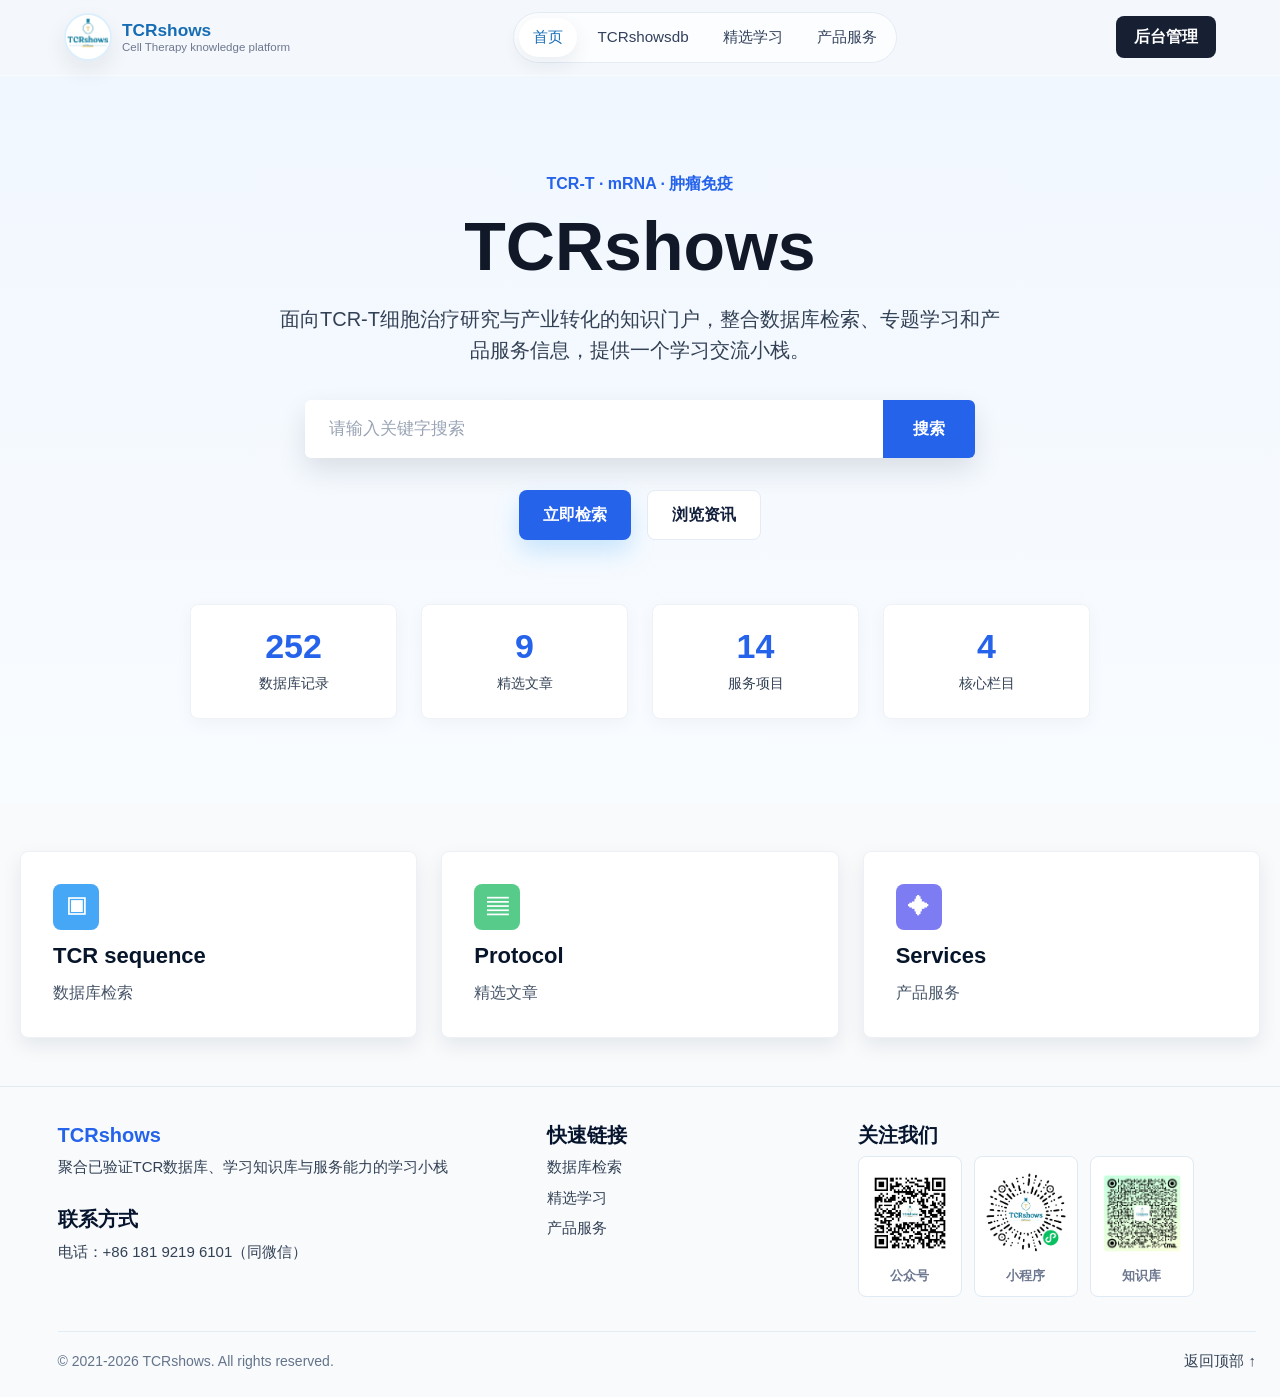
<file: index.html>
<!doctype html>
<html lang="zh-CN">
  <head>
    <meta charset="UTF-8" />
    <meta name="viewport" content="width=device-width, initial-scale=1.0" />
    <title>TCRshows | TCR数据库 + 学习小栈</title>
    <meta
      name="description"
      content="TCRshows网站，提供TCRshows-db数据库检索、精选学习文章、TCR-T和mRNA相关产品与服务展示。"
    />
    <link rel="icon" href="assets/tcrshows-logo-circle.png" />
    <link rel="stylesheet" href="styles.css" />
    <script src="data/site-meta.js" defer></script>
    <script src="script.js" defer></script>
  </head>
  <body class="page-home">
    <header class="site-header" id="top">
      <a class="brand" href="index.html" aria-label="TCRshows 首页">
        <span class="brand-logo-frame">
          <img class="brand-logo" src="assets/tcrshows-logo.png" alt="TCRshows" />
        </span>
        <span class="brand-text">
          <strong>TCRshows</strong>
          <small>Cell Therapy knowledge platform</small>
        </span>
      </a>

      <nav class="primary-nav" aria-label="主导航">
        <a class="active" href="index.html">首页</a>
        <a href="database.html">TCRshowsdb</a>
        <a href="learning.html">精选学习</a>
        <a href="services.html">产品服务</a>
      </nav>

      <a class="header-action" href="https://admin.tcrshows.com/admin.html">后台管理</a>
    </header>

    <main>
      <section class="home-hero" aria-labelledby="home-title">
        <p class="home-kicker">TCR-T · mRNA · 肿瘤免疫</p>
        <h1 id="home-title">TCRshows</h1>
        <p class="home-copy">
          面向TCR-T细胞治疗研究与产业转化的知识门户，整合数据库检索、专题学习和产品服务信息，提供一个学习交流小栈。
        </p>

        <form class="home-search" role="search" data-search-form>
          <label class="sr-only" for="site-search">搜索TCRshows内容</label>
          <input
            id="site-search"
            name="q"
            type="search"
            placeholder="请输入关键字搜索"
            autocomplete="off"
          />
          <button type="submit">搜索</button>
        </form>

        <div class="home-actions">
          <a class="button primary" href="database.html">立即检索</a>
          <a class="button secondary" href="learning.html">浏览资讯</a>
        </div>

        <div class="home-stats" aria-label="平台统计">
          <div>
            <strong data-db-total>252</strong>
            <span>数据库记录</span>
          </div>
          <div>
            <strong data-article-total>9</strong>
            <span>精选文章</span>
          </div>
          <div>
            <strong data-service-total>14</strong>
            <span>服务项目</span>
          </div>
          <div>
            <strong>4</strong>
            <span>核心栏目</span>
          </div>
        </div>
      </section>

      <section class="home-entry-grid" aria-label="快捷入口">
        <a class="home-entry-card" href="database.html">
          <span class="entry-icon blue">▣</span>
          <strong>TCR sequence</strong>
          <small>数据库检索</small>
        </a>
        <a class="home-entry-card" href="learning.html">
          <span class="entry-icon green">▤</span>
          <strong>Protocol</strong>
          <small>精选文章</small>
        </a>
        <a class="home-entry-card" href="services.html">
          <span class="entry-icon purple">✦</span>
          <strong>Services</strong>
          <small>产品服务</small>
        </a>
      </section>
    </main>

    <footer class="app-footer">
      <div class="footer-grid">
        <section>
          <h2>TCRshows</h2>
          <p>聚合已验证TCR数据库、学习知识库与服务能力的学习小栈</p>
          <div class="footer-contact">
            <h3>联系方式</h3>
            <p>电话：+86 181 9219 6101（同微信）</p>
          </div>
        </section>
        <section>
          <h2>快速链接</h2>
          <a href="database.html">数据库检索</a>
          <a href="learning.html">精选学习</a>
          <a href="services.html">产品服务</a>
        </section>
        <section>
          <h2>关注我们</h2>
          <div class="footer-qr-grid">
            <figure>
              <img src="assets/tcrshows-official-account-qr.jpg" alt="TCRshows公众号二维码" />
              <figcaption>公众号</figcaption>
            </figure>
            <figure>
              <img src="assets/tcrshows-mini-program-qr.jpg" alt="TCRshows小程序码" />
              <figcaption>小程序</figcaption>
            </figure>
            <figure>
              <img src="assets/tcrshows-knowledge-qr.png" alt="TCRshows知识库二维码" />
              <figcaption>知识库</figcaption>
            </figure>
          </div>
        </section>
      </div>
      <div class="footer-bottom">
        <span>© 2021-2026 TCRshows. All rights reserved.</span>
        <a href="#top" data-scroll-top>返回顶部 ↑</a>
      </div>
    </footer>

  </body>
</html>
</file>
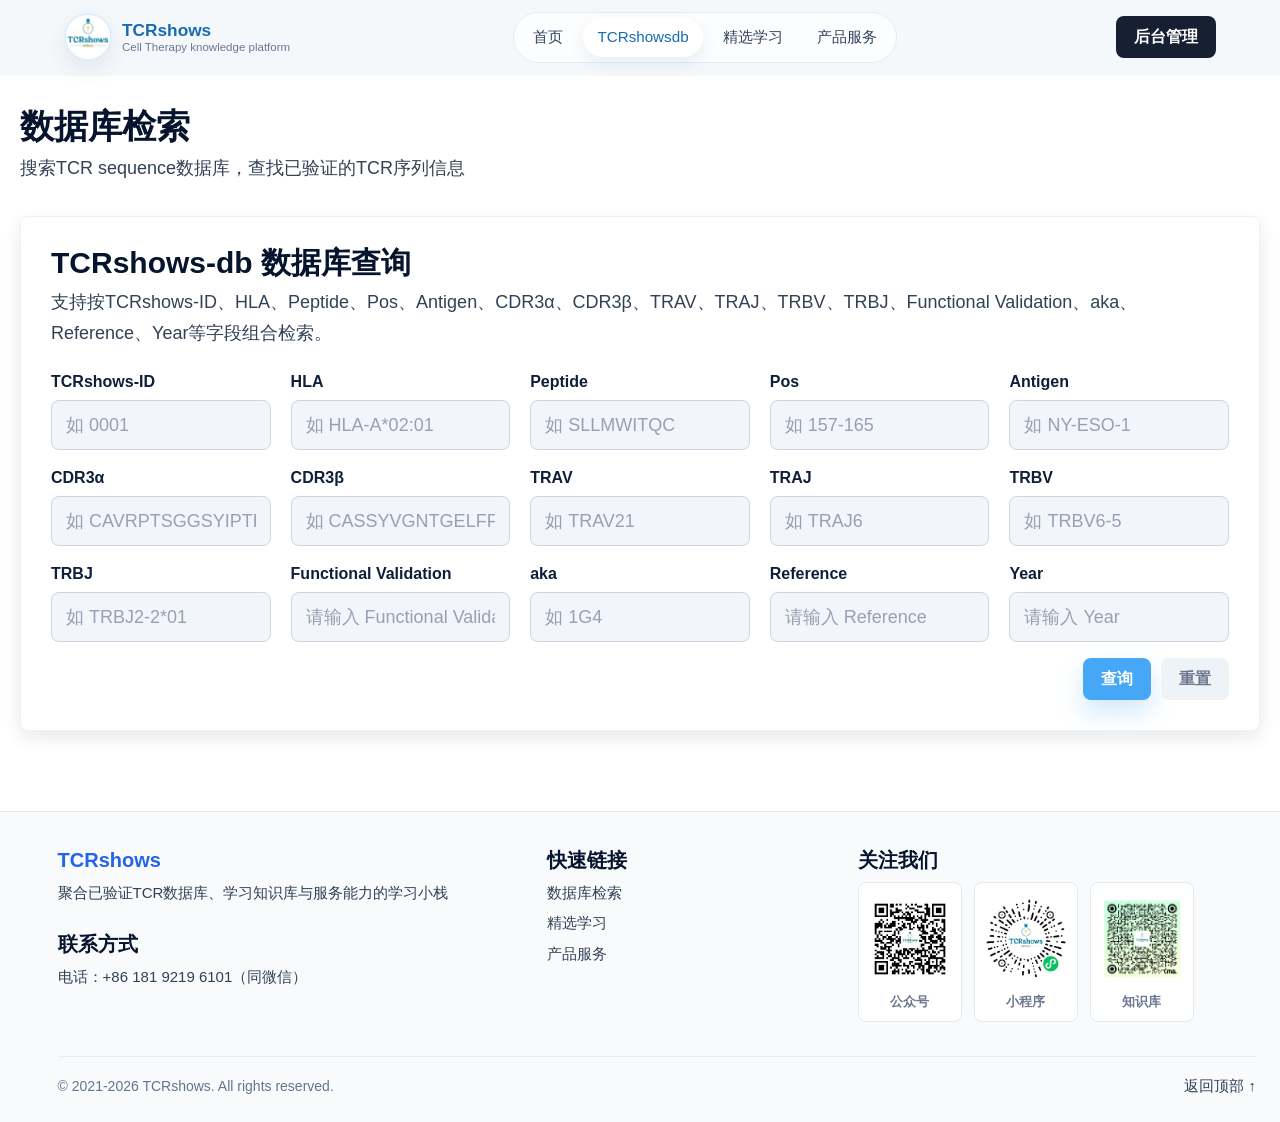
<file: database.html>
<!doctype html>
<html lang="zh-CN">
  <head>
    <meta charset="UTF-8" />
    <meta name="viewport" content="width=device-width, initial-scale=1.0" />
    <title>TCRshowsdb | 数据库检索</title>
    <meta name="description" content="搜索TCR sequence数据库，查找已验证的TCR序列信息。" />
    <link rel="icon" href="assets/tcrshows-logo-circle.png" />
    <link rel="stylesheet" href="styles.css" />
    <script src="data/site-db.js" defer></script>
    <script src="script.js" defer></script>
  </head>
  <body class="page-sub">
    <header class="site-header" id="top">
      <a class="brand" href="index.html" aria-label="TCRshows 首页">
        <span class="brand-logo-frame">
          <img class="brand-logo" src="assets/tcrshows-logo.png" alt="TCRshows" />
        </span>
        <span class="brand-text">
          <strong>TCRshows</strong>
          <small>Cell Therapy knowledge platform</small>
        </span>
      </a>
      <nav class="primary-nav" aria-label="主导航">
        <a href="index.html">首页</a>
        <a class="active" href="database.html">TCRshowsdb</a>
        <a href="learning.html">精选学习</a>
        <a href="services.html">产品服务</a>
      </nav>
      <a class="header-action" href="https://admin.tcrshows.com/admin.html">后台管理</a>
    </header>

    <main class="page-shell">
      <section class="page-title">
        <h1>数据库检索</h1>
        <p>搜索TCR sequence数据库，查找已验证的TCR序列信息</p>
      </section>

      <section class="page-panel" aria-labelledby="database-title">
        <h2 id="database-title">TCRshows-db 数据库查询</h2>
        <p>
          支持按TCRshows-ID、HLA、Peptide、Pos、Antigen、CDR3α、CDR3β、TRAV、TRAJ、TRBV、TRBJ、Functional Validation、aka、Reference、Year等字段组合检索。
        </p>

        <form class="db-form page-db-form" data-db-form>
          <div class="form-grid">
            <label><span>TCRshows-ID</span><input name="id" placeholder="如 0001" /></label>
            <label><span>HLA</span><input name="hla" placeholder="如 HLA-A*02:01" /></label>
            <label><span>Peptide</span><input name="peptide" placeholder="如 SLLMWITQC" /></label>
            <label><span>Pos</span><input name="pos" placeholder="如 157-165" /></label>
            <label><span>Antigen</span><input name="antigen" placeholder="如 NY-ESO-1" /></label>
            <label><span>CDR3α</span><input name="cdr3a" placeholder="如 CAVRPTSGGSYIPTF" /></label>
            <label><span>CDR3β</span><input name="cdr3b" placeholder="如 CASSYVGNTGELFF" /></label>
            <label><span>TRAV</span><input name="trav" placeholder="如 TRAV21" /></label>
            <label><span>TRAJ</span><input name="traj" placeholder="如 TRAJ6" /></label>
            <label><span>TRBV</span><input name="trbv" placeholder="如 TRBV6-5" /></label>
            <label><span>TRBJ</span><input name="trbj" placeholder="如 TRBJ2-2*01" /></label>
            <label><span>Functional Validation</span><input name="functionalValidation" placeholder="请输入 Functional Validation" /></label>
            <label><span>aka</span><input name="aka" placeholder="如 1G4" /></label>
            <label><span>Reference</span><input name="reference" placeholder="请输入 Reference" /></label>
            <label><span>Year</span><input name="year" placeholder="请输入 Year" /></label>
          </div>
          <div class="form-actions">
            <button class="button primary" type="submit">查询</button>
            <button class="button quiet" type="reset">重置</button>
          </div>
        </form>

        <div class="results-card" data-results-card hidden>
          <div class="results-head">
            <h3>查询结果</h3>
            <span data-result-count>0 条匹配</span>
          </div>
          <div class="table-wrap">
            <table>
              <thead>
                <tr>
                  <th>TCRshows-ID</th>
                  <th>HLA</th>
                  <th>Peptide</th>
                  <th>Pos</th>
                  <th>Antigen</th>
                  <th>CDR3α</th>
                  <th>CDR3β</th>
                  <th>TRAV</th>
                  <th>TRAJ</th>
                  <th>TRBV</th>
                  <th>TRBJ</th>
                  <th>Functional Validation</th>
                  <th>aka</th>
                  <th>Reference</th>
                  <th>Year</th>
                </tr>
              </thead>
              <tbody data-result-body></tbody>
            </table>
          </div>
        </div>
      </section>
    </main>

    <footer class="app-footer">
      <div class="footer-grid">
        <section><h2>TCRshows</h2><p>聚合已验证TCR数据库、学习知识库与服务能力的学习小栈</p><div class="footer-contact"><h3>联系方式</h3><p>电话：+86 181 9219 6101（同微信）</p></div></section>
        <section><h2>快速链接</h2><a href="database.html">数据库检索</a><a href="learning.html">精选学习</a><a href="services.html">产品服务</a></section>
        <section>
          <h2>关注我们</h2>
          <div class="footer-qr-grid">
            <figure><img src="assets/tcrshows-official-account-qr.jpg" alt="TCRshows公众号二维码" /><figcaption>公众号</figcaption></figure>
            <figure><img src="assets/tcrshows-mini-program-qr.jpg" alt="TCRshows小程序码" /><figcaption>小程序</figcaption></figure>
            <figure><img src="assets/tcrshows-knowledge-qr.png" alt="TCRshows知识库二维码" /><figcaption>知识库</figcaption></figure>
          </div>
        </section>
      </div>
      <div class="footer-bottom"><span>© 2021-2026 TCRshows. All rights reserved.</span><a href="#top" data-scroll-top>返回顶部 ↑</a></div>
    </footer>

  </body>
</html>
</file>
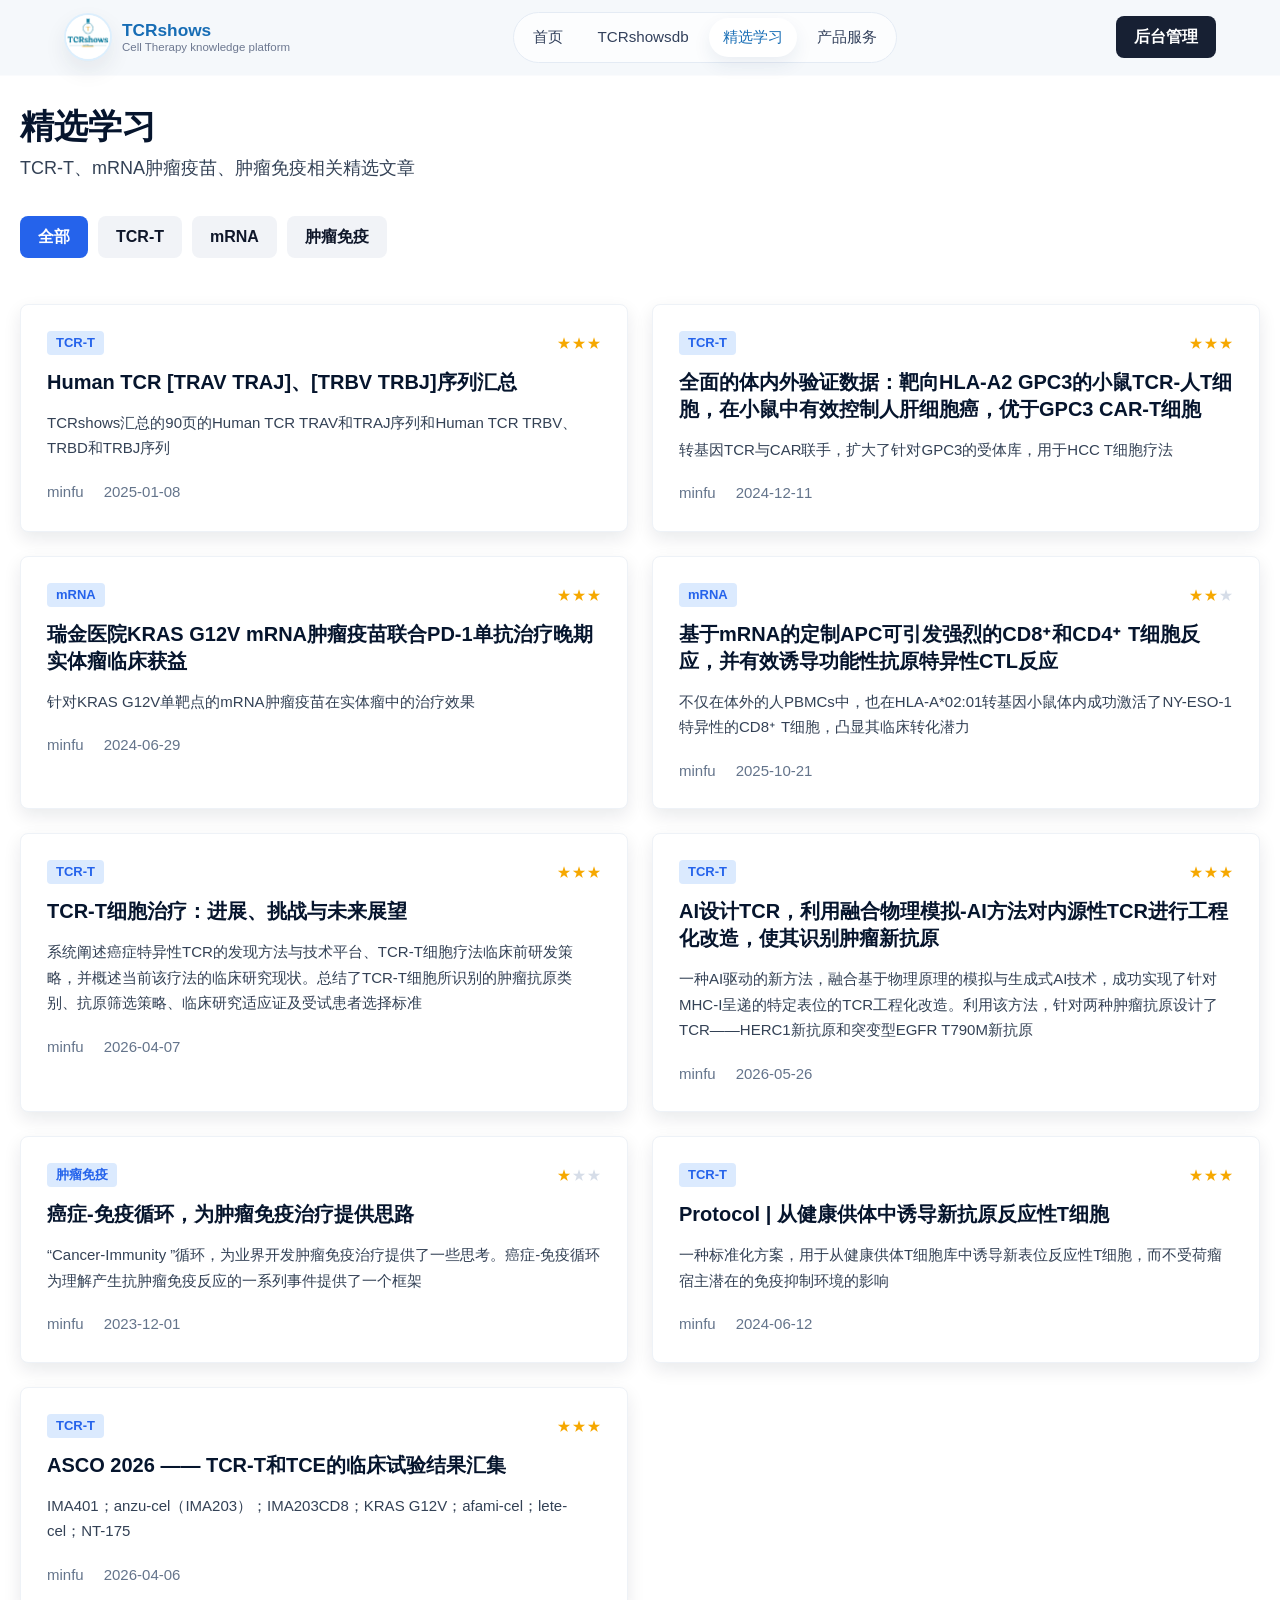
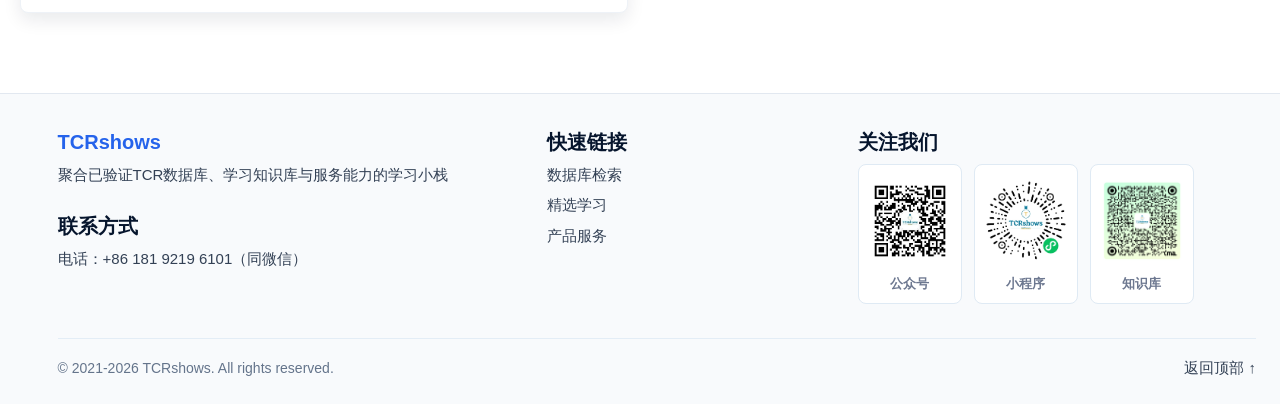
<file: learning.html>
<!doctype html>
<html lang="zh-CN">
  <head>
    <meta charset="UTF-8" />
    <meta name="viewport" content="width=device-width, initial-scale=1.0" />
    <title>TCRshows | 精选学习</title>
    <meta name="description" content="TCR-T、mRNA肿瘤疫苗、肿瘤免疫相关精选文章。" />
    <link rel="icon" href="assets/tcrshows-logo-circle.png" />
    <link rel="stylesheet" href="styles.css" />
    <script src="data/site-articles.js" defer></script>
    <script src="script.js" defer></script>
  </head>
  <body class="page-sub">
    <header class="site-header" id="top">
      <a class="brand" href="index.html" aria-label="TCRshows 首页">
        <span class="brand-logo-frame"><img class="brand-logo" src="assets/tcrshows-logo.png" alt="TCRshows" /></span>
        <span class="brand-text"><strong>TCRshows</strong><small>Cell Therapy knowledge platform</small></span>
      </a>
      <nav class="primary-nav" aria-label="主导航">
        <a href="index.html">首页</a>
        <a href="database.html">TCRshowsdb</a>
        <a class="active" href="learning.html">精选学习</a>
        <a href="services.html">产品服务</a>
      </nav>
      <a class="header-action" href="https://admin.tcrshows.com/admin.html">后台管理</a>
    </header>

    <main class="page-shell">
      <section class="page-title">
        <h1>精选学习</h1>
        <p>TCR-T、mRNA肿瘤疫苗、肿瘤免疫相关精选文章</p>
      </section>

      <div class="page-filters" role="tablist" aria-label="文章分类">
        <button class="active" type="button" data-article-filter="all">全部</button>
        <button type="button" data-article-filter="TCR-T">TCR-T</button>
        <button type="button" data-article-filter="mRNA">mRNA</button>
        <button type="button" data-article-filter="肿瘤免疫">肿瘤免疫</button>
      </div>

      <section class="article-list-page" data-article-list></section>
    </main>

    <footer class="app-footer">
      <div class="footer-grid">
        <section><h2>TCRshows</h2><p>聚合已验证TCR数据库、学习知识库与服务能力的学习小栈</p><div class="footer-contact"><h3>联系方式</h3><p>电话：+86 181 9219 6101（同微信）</p></div></section>
        <section><h2>快速链接</h2><a href="database.html">数据库检索</a><a href="learning.html">精选学习</a><a href="services.html">产品服务</a></section>
        <section>
          <h2>关注我们</h2>
          <div class="footer-qr-grid">
            <figure><img src="assets/tcrshows-official-account-qr.jpg" alt="TCRshows公众号二维码" /><figcaption>公众号</figcaption></figure>
            <figure><img src="assets/tcrshows-mini-program-qr.jpg" alt="TCRshows小程序码" /><figcaption>小程序</figcaption></figure>
            <figure><img src="assets/tcrshows-knowledge-qr.png" alt="TCRshows知识库二维码" /><figcaption>知识库</figcaption></figure>
          </div>
        </section>
      </div>
      <div class="footer-bottom"><span>© 2021-2026 TCRshows. All rights reserved.</span><a href="#top" data-scroll-top>返回顶部 ↑</a></div>
    </footer>

  </body>
</html>
</file>
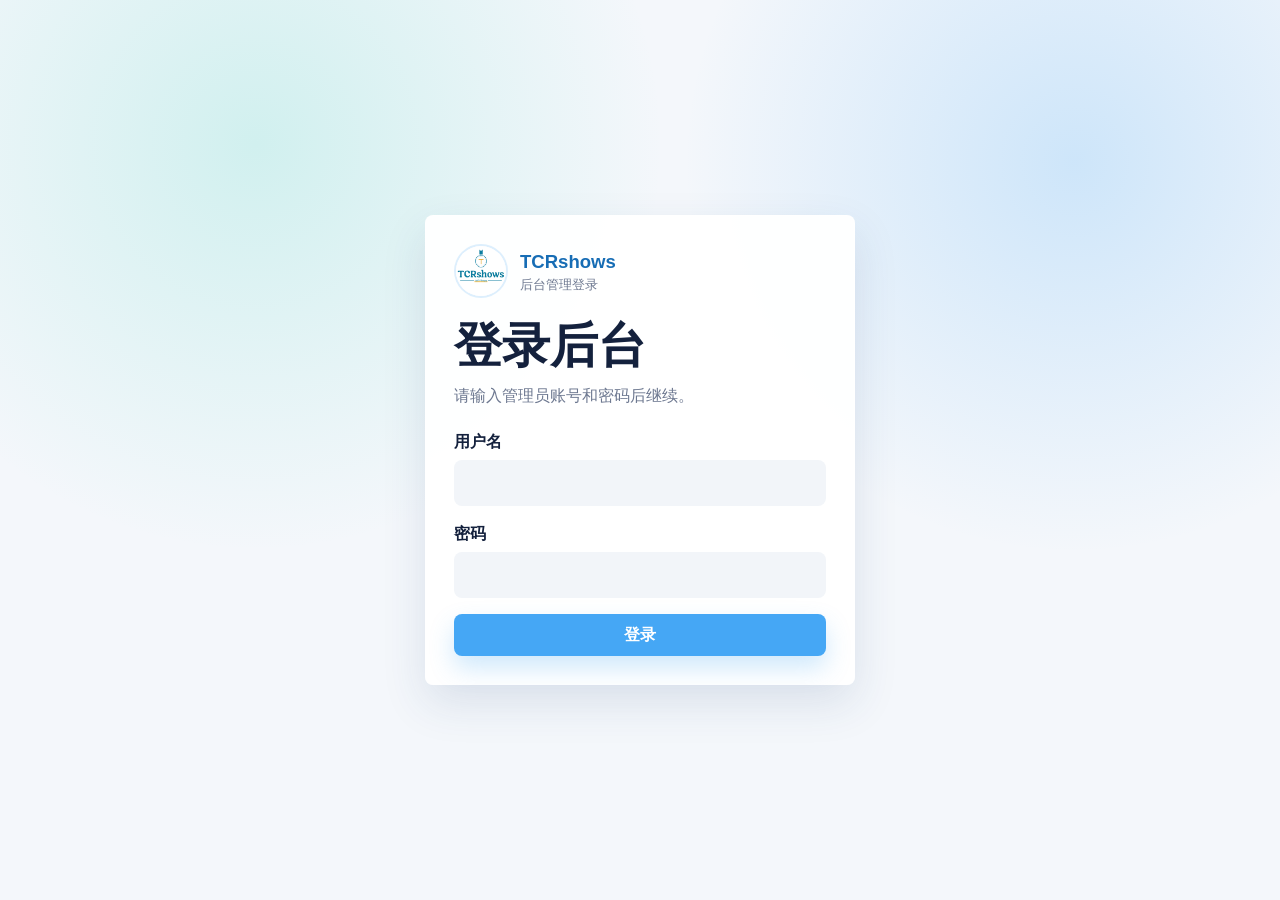
<file: login.html>
<!doctype html>
<html lang="zh-CN">
  <head>
    <meta charset="UTF-8" />
    <meta name="viewport" content="width=device-width, initial-scale=1.0" />
    <title>TCRshows | 后台登录</title>
    <link rel="icon" href="assets/tcrshows-logo-circle.png" />
    <link rel="stylesheet" href="styles.css" />
  </head>
  <body class="login-page">
    <main class="login-shell">
      <section class="login-card" aria-labelledby="login-title">
        <a class="login-brand" href="https://tcrshows.com/" aria-label="返回 TCRshows 首页">
          <span class="login-logo-frame">
            <img class="login-logo" src="assets/tcrshows-logo.png" alt="TCRshows" />
          </span>
          <span>
            <strong>TCRshows</strong>
            <small>后台管理登录</small>
          </span>
        </a>
        <h1 id="login-title">登录后台</h1>
        <p>请输入管理员账号和密码后继续。</p>
        <form class="login-form" method="post" action="/api/auth/login">
          <label>
            <span>用户名</span>
            <input name="username" autocomplete="username" required />
          </label>
          <label>
            <span>密码</span>
            <input name="password" type="password" autocomplete="current-password" required />
          </label>
          <button class="button primary" type="submit">登录</button>
        </form>
      </section>
    </main>
  </body>
</html>
</file>
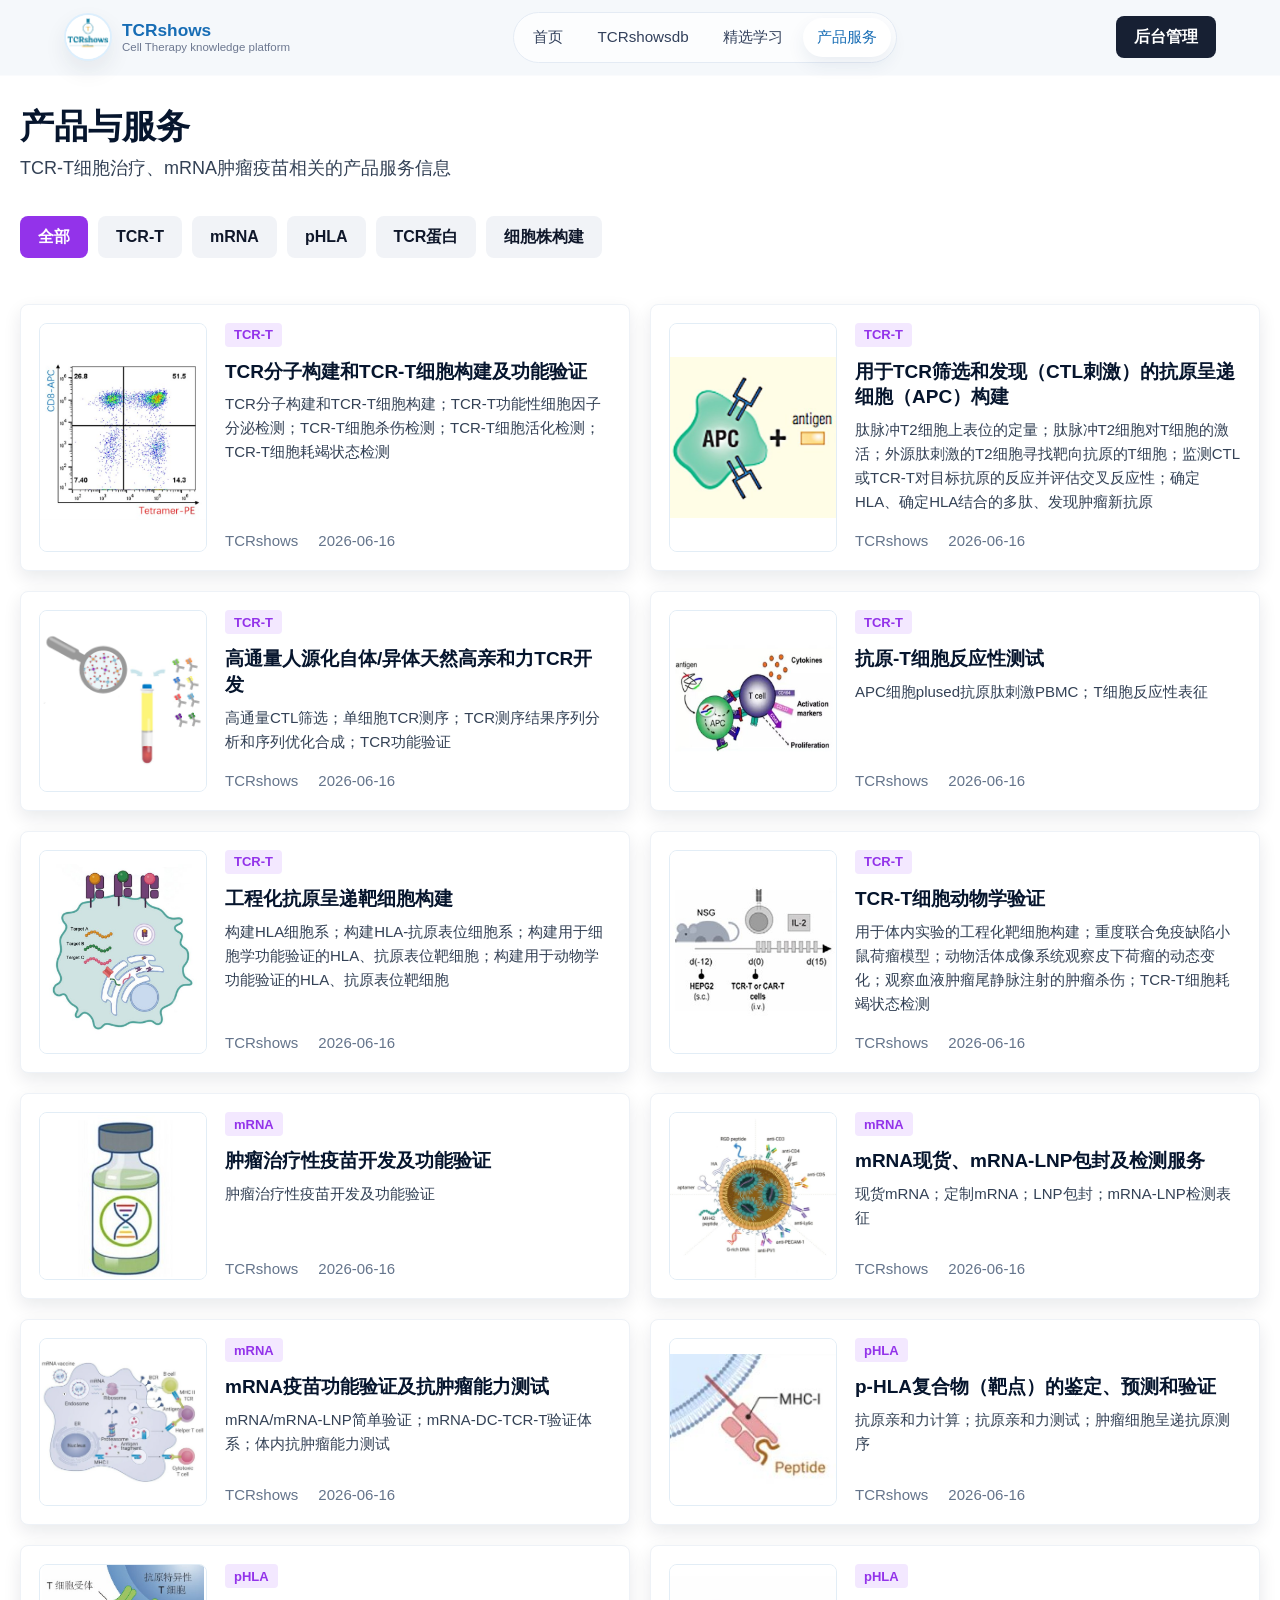
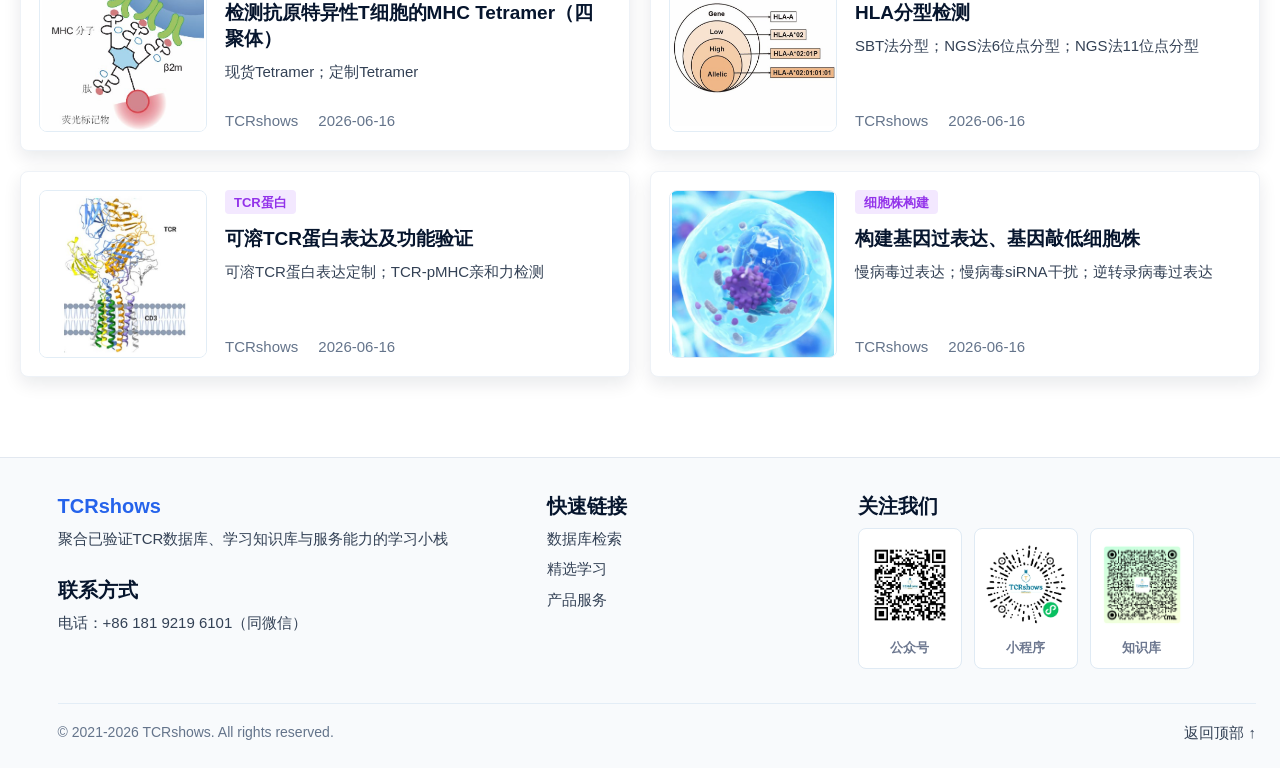
<file: services.html>
<!doctype html>
<html lang="zh-CN">
  <head>
    <meta charset="UTF-8" />
    <meta name="viewport" content="width=device-width, initial-scale=1.0" />
    <title>TCRshows | 产品与服务</title>
    <meta name="description" content="TCR-T细胞治疗、mRNA肿瘤疫苗相关的产品服务信息。" />
    <link rel="icon" href="assets/tcrshows-logo-circle.png" />
    <link rel="stylesheet" href="styles.css" />
    <script src="data/site-services.js" defer></script>
    <script src="script.js" defer></script>
  </head>
  <body class="page-sub">
    <header class="site-header" id="top">
      <a class="brand" href="index.html" aria-label="TCRshows 首页">
        <span class="brand-logo-frame"><img class="brand-logo" src="assets/tcrshows-logo.png" alt="TCRshows" /></span>
        <span class="brand-text"><strong>TCRshows</strong><small>Cell Therapy knowledge platform</small></span>
      </a>
      <nav class="primary-nav" aria-label="主导航">
        <a href="index.html">首页</a>
        <a href="database.html">TCRshowsdb</a>
        <a href="learning.html">精选学习</a>
        <a class="active" href="services.html">产品服务</a>
      </nav>
      <a class="header-action" href="https://admin.tcrshows.com/admin.html">后台管理</a>
    </header>

    <main class="page-shell">
      <section class="page-title">
        <h1>产品与服务</h1>
        <p>TCR-T细胞治疗、mRNA肿瘤疫苗相关的产品服务信息</p>
      </section>

      <div class="page-filters service-filter-row" role="tablist" aria-label="产品分类">
        <button class="active" type="button" data-service-filter="all">全部</button>
        <button type="button" data-service-filter="TCR-T">TCR-T</button>
        <button type="button" data-service-filter="mRNA">mRNA</button>
        <button type="button" data-service-filter="pHLA">pHLA</button>
        <button type="button" data-service-filter="TCR蛋白">TCR蛋白</button>
        <button type="button" data-service-filter="细胞株构建">细胞株构建</button>
      </div>

      <section class="service-list-page" data-service-list></section>
    </main>

    <footer class="app-footer">
      <div class="footer-grid">
        <section><h2>TCRshows</h2><p>聚合已验证TCR数据库、学习知识库与服务能力的学习小栈</p><div class="footer-contact"><h3>联系方式</h3><p>电话：+86 181 9219 6101（同微信）</p></div></section>
        <section><h2>快速链接</h2><a href="database.html">数据库检索</a><a href="learning.html">精选学习</a><a href="services.html">产品服务</a></section>
        <section>
          <h2>关注我们</h2>
          <div class="footer-qr-grid">
            <figure><img src="assets/tcrshows-official-account-qr.jpg" alt="TCRshows公众号二维码" /><figcaption>公众号</figcaption></figure>
            <figure><img src="assets/tcrshows-mini-program-qr.jpg" alt="TCRshows小程序码" /><figcaption>小程序</figcaption></figure>
            <figure><img src="assets/tcrshows-knowledge-qr.png" alt="TCRshows知识库二维码" /><figcaption>知识库</figcaption></figure>
          </div>
        </section>
      </div>
      <div class="footer-bottom"><span>© 2021-2026 TCRshows. All rights reserved.</span><a href="#top" data-scroll-top>返回顶部 ↑</a></div>
    </footer>

  </body>
</html>
</file>
<file: styles.css>
:root {
  --bg: #f4f7fb;
  --panel: #ffffff;
  --ink: #14213d;
  --muted: #6d7890;
  --line: #e4ebf4;
  --blue: #45a7f5;
  --blue-dark: #176db5;
  --mint: #54d7c4;
  --green: #57cc8a;
  --coral: #ff8f70;
  --amber: #f3c85f;
  --shadow: 0 18px 45px rgba(29, 69, 112, 0.12);
  --radius: 8px;
}

* {
  box-sizing: border-box;
}

html {
  scroll-padding-top: 64px;
  scroll-behavior: smooth;
}

body {
  margin: 0;
  background: var(--bg);
  color: var(--ink);
  font-family:
    Inter, "Microsoft YaHei UI", "Microsoft YaHei", "PingFang SC", "Noto Sans CJK SC", Arial,
    sans-serif;
  line-height: 1.5;
  font-size: 16px;
  letter-spacing: 0;
}

a {
  color: inherit;
  text-decoration: none;
}

button,
input,
select,
textarea {
  font: inherit;
}

button {
  cursor: pointer;
}

img {
  display: block;
  max-width: 100%;
}

[hidden] {
  display: none !important;
}

.sr-only {
  position: absolute;
  width: 1px;
  height: 1px;
  padding: 0;
  margin: -1px;
  overflow: hidden;
  clip: rect(0, 0, 0, 0);
  white-space: nowrap;
  border: 0;
}

.site-header {
  position: sticky;
  top: 0;
  z-index: 20;
  display: flex;
  align-items: center;
  justify-content: space-between;
  gap: 24px;
  min-height: 72px;
  padding: 12px clamp(20px, 5vw, 72px);
  border-bottom: 1px solid rgba(255, 255, 255, 0.44);
  background: rgba(244, 247, 251, 0.86);
  backdrop-filter: blur(18px);
}

.brand {
  display: inline-flex;
  align-items: center;
  gap: 10px;
  min-width: 230px;
}

.brand-logo-frame {
  display: grid;
  width: 48px;
  height: 48px;
  flex: 0 0 auto;
  place-items: center;
  overflow: hidden;
  border: 2px solid rgba(69, 167, 245, 0.18);
  border-radius: 50%;
  background: #fff;
  box-shadow: 0 10px 22px rgba(20, 33, 61, 0.08);
}

.brand-logo {
  width: 100%;
  height: 100%;
  object-fit: cover;
  object-position: center;
}

.brand-text {
  display: grid;
  gap: 1px;
  line-height: 1.1;
}

.brand-text strong {
  color: var(--blue-dark);
  font-size: 1.08rem;
  font-weight: 900;
}

.brand-text small {
  color: var(--muted);
  font-size: 0.72rem;
  white-space: nowrap;
}

.primary-nav {
  display: flex;
  align-items: center;
  gap: 6px;
  padding: 5px;
  border: 1px solid var(--line);
  border-radius: 999px;
  background: rgba(255, 255, 255, 0.75);
}

.primary-nav a {
  padding: 8px 14px;
  border-radius: 999px;
  color: #33415c;
  font-size: 0.95rem;
}

.primary-nav a:hover,
.primary-nav a:focus-visible {
  background: #e9f5ff;
  color: var(--blue-dark);
}

.header-action,
.button {
  display: inline-flex;
  min-height: 42px;
  align-items: center;
  justify-content: center;
  border: 0;
  border-radius: var(--radius);
  font-weight: 700;
  transition:
    transform 160ms ease,
    box-shadow 160ms ease,
    background 160ms ease;
}

.header-action {
  padding: 0 18px;
  background: #172033;
  color: #fff;
  white-space: nowrap;
}

.button {
  padding: 0 18px;
}

.button:hover,
.header-action:hover {
  transform: translateY(-1px);
}

.button.primary {
  background: var(--blue);
  color: #fff;
  box-shadow: 0 12px 25px rgba(69, 167, 245, 0.25);
}

.button.secondary {
  border: 1px solid var(--line);
  background: #fff;
  color: var(--ink);
}

.button.quiet {
  background: #eef3f8;
  color: var(--muted);
}

.login-page {
  min-height: 100vh;
  background:
    radial-gradient(circle at 20% 16%, rgba(84, 215, 196, 0.22), transparent 32%),
    radial-gradient(circle at 84% 18%, rgba(69, 167, 245, 0.22), transparent 30%),
    var(--bg);
}

.login-shell {
  display: grid;
  min-height: 100vh;
  place-items: center;
  padding: 28px;
}

.login-card {
  width: min(430px, 100%);
  padding: 28px;
  border: 1px solid rgba(255, 255, 255, 0.78);
  border-radius: var(--radius);
  background: rgba(255, 255, 255, 0.94);
  box-shadow: var(--shadow);
}

.login-brand {
  display: inline-flex;
  align-items: center;
  gap: 12px;
  margin-bottom: 24px;
}

.login-logo-frame {
  display: grid;
  width: 54px;
  height: 54px;
  place-items: center;
  overflow: hidden;
  border: 2px solid rgba(69, 167, 245, 0.18);
  border-radius: 50%;
  background: #fff;
}

.login-logo {
  width: 100%;
  height: 100%;
  object-fit: cover;
}

.login-brand strong,
.login-brand small {
  display: block;
}

.login-brand strong {
  color: var(--blue-dark);
  font-size: 1.16rem;
}

.login-brand small,
.login-card p {
  color: var(--muted);
}

.login-card h1 {
  font-size: clamp(2rem, 5vw, 3rem);
}

.login-error {
  padding: 10px 12px;
  border: 1px solid rgba(255, 143, 112, 0.42);
  border-radius: var(--radius);
  background: rgba(255, 143, 112, 0.12);
  color: #b94d33;
  font-weight: 700;
}

.login-form {
  display: grid;
  gap: 16px;
  margin-top: 22px;
}

.section {
  width: min(1180px, calc(100% - 40px));
  margin: 0 auto;
  scroll-margin-top: 64px;
}

.hero {
  position: relative;
  display: grid;
  grid-template-columns: minmax(0, 1.04fr) minmax(350px, 0.76fr);
  gap: 28px;
  min-height: calc(100vh - 72px);
  padding: 68px 0 44px;
  align-items: center;
}

.hero::before {
  position: absolute;
  inset: 18px -6vw auto -6vw;
  z-index: -1;
  height: min(70vh, 620px);
  border-bottom-left-radius: 60px;
  border-bottom-right-radius: 60px;
  background:
    radial-gradient(circle at 78% 18%, rgba(243, 200, 95, 0.28), transparent 24%),
    linear-gradient(135deg, #4c9bf4 0%, #56dac2 62%, #f4fbf7 100%);
  content: "";
}

.hero-content {
  max-width: 720px;
  color: #fff;
}

.eyebrow {
  margin: 0 0 10px;
  color: var(--blue-dark);
  font-size: 0.78rem;
  font-weight: 800;
  letter-spacing: 0;
  text-transform: uppercase;
}

.hero .eyebrow {
  color: rgba(255, 255, 255, 0.86);
}

h1,
h2,
h3,
p {
  margin-top: 0;
}

h1 {
  margin-bottom: 14px;
  font-size: clamp(3.2rem, 8vw, 6.5rem);
  line-height: 0.98;
  letter-spacing: 0;
}

h2 {
  margin-bottom: 12px;
  font-size: clamp(2rem, 4vw, 3.3rem);
  line-height: 1.08;
  letter-spacing: 0;
}

h3 {
  margin-bottom: 8px;
  font-size: 1.2rem;
  letter-spacing: 0;
}

.hero-copy {
  max-width: 660px;
  color: rgba(255, 255, 255, 0.92);
  font-size: clamp(1.04rem, 1.8vw, 1.28rem);
}

.global-search {
  display: grid;
  grid-template-columns: 28px minmax(0, 1fr) auto;
  gap: 10px;
  align-items: center;
  max-width: 720px;
  min-height: 62px;
  margin: 30px 0 18px;
  padding: 8px 8px 8px 20px;
  border-radius: 999px;
  background: #fff;
  box-shadow: var(--shadow);
}

.search-icon {
  position: relative;
  width: 22px;
  height: 22px;
  border: 3px solid #95a2b6;
  border-radius: 50%;
}

.search-icon::after {
  position: absolute;
  right: -8px;
  bottom: -6px;
  width: 10px;
  height: 3px;
  border-radius: 99px;
  background: #95a2b6;
  transform: rotate(45deg);
  content: "";
}

.global-search input {
  min-width: 0;
  border: 0;
  outline: 0;
  color: var(--ink);
}

.global-search button {
  min-height: 46px;
  padding: 0 22px;
  border: 0;
  border-radius: 999px;
  background: #172033;
  color: #fff;
  font-weight: 700;
}

.hero-actions {
  display: flex;
  flex-wrap: wrap;
  gap: 12px;
}

.hero-panel {
  align-self: stretch;
  display: flex;
  flex-direction: column;
  gap: 16px;
  justify-content: center;
}

.metric-row {
  display: grid;
  grid-template-columns: repeat(2, minmax(0, 1fr));
  gap: 14px;
}

.metric-row > div,
.therapy-card,
.db-form,
.results-card,
.article-card,
.service-card,
.phone-reference {
  border: 1px solid rgba(255, 255, 255, 0.72);
  border-radius: var(--radius);
  background: rgba(255, 255, 255, 0.94);
  box-shadow: var(--shadow);
}

.metric-row > div {
  padding: 18px;
}

.metric {
  display: block;
  color: var(--blue-dark);
  font-size: 2.4rem;
  font-weight: 900;
  line-height: 1;
}

.metric-label {
  color: var(--muted);
  font-size: 0.9rem;
}

.therapy-card {
  overflow: hidden;
}

.therapy-carousel {
  position: relative;
  overflow: hidden;
  background: #eef7f7;
}

.therapy-track {
  display: flex;
  transition: transform 0.52s ease;
}

.therapy-slide {
  position: relative;
  flex: 0 0 100%;
  margin: 0;
  background: #eef7f7;
  overflow: hidden;
}

.therapy-card img {
  width: 100%;
  height: 360px;
  object-fit: contain;
  object-position: center;
  background: #eef7f7;
}

.therapy-slide figcaption {
  position: absolute;
  top: 14px;
  right: 14px;
  min-height: 30px;
  padding: 5px 10px;
  border-radius: 999px;
  background: rgba(255, 255, 255, 0.9);
  color: var(--blue-dark);
  font-size: 0.86rem;
  font-weight: 800;
  backdrop-filter: blur(8px);
}

.therapy-dots {
  position: absolute;
  right: 14px;
  bottom: 14px;
  display: flex;
  gap: 7px;
}

.therapy-dots button {
  width: 9px;
  height: 9px;
  padding: 0;
  border: 0;
  border-radius: 999px;
  background: rgba(255, 255, 255, 0.72);
  box-shadow: 0 0 0 1px rgba(23, 109, 181, 0.16);
  cursor: pointer;
}

.therapy-dots button.active {
  width: 24px;
  background: var(--blue-dark);
}

.therapy-card h2 {
  color: #4dbdb6;
  font-size: clamp(1.8rem, 3vw, 2.8rem);
}

.therapy-card p {
  color: var(--muted);
  margin-bottom: 0;
}

.quick-links {
  display: grid;
  grid-template-columns: repeat(3, minmax(0, 1fr));
  gap: 18px;
  margin-top: 8px;
  margin-bottom: 76px;
}

.quick-card {
  min-height: 142px;
  padding: 24px;
  border-radius: var(--radius);
  color: #111827;
  overflow: hidden;
  position: relative;
  box-shadow: var(--shadow);
}

.quick-card::after {
  position: absolute;
  right: -28px;
  bottom: -52px;
  width: 160px;
  height: 160px;
  border-radius: 32px;
  background: rgba(255, 255, 255, 0.22);
  transform: rotate(45deg);
  content: "";
}

.quick-card span,
.quick-card strong {
  display: block;
  position: relative;
  z-index: 1;
}

.quick-card span {
  margin-bottom: 18px;
  font-size: 1.85rem;
}

.quick-card strong {
  color: rgba(20, 33, 61, 0.62);
  font-size: 1.04rem;
}

.quick-card.blue {
  background: linear-gradient(135deg, #b8d8ff, #6eaaf9);
}

.quick-card.mint {
  background: linear-gradient(135deg, #b8fff0, #4cd8c3);
}

.quick-card.coral {
  background: linear-gradient(135deg, #ffe0c3, #ff9275);
}

.section-heading {
  max-width: 760px;
  margin-bottom: 24px;
}

#learning {
  scroll-margin-top: 68px;
}

#database,
#services {
  scroll-margin-top: 0;
}

.section-heading p:not(.eyebrow) {
  color: var(--muted);
}

.inline-heading {
  display: flex;
  align-items: end;
  justify-content: space-between;
  gap: 24px;
  max-width: none;
}

.split-section,
.services-section {
  padding: 72px 0 48px;
}

.database-layout {
  display: grid;
  grid-template-columns: 1fr;
  gap: 18px;
  align-items: start;
  min-width: 0;
}

.db-form,
.results-card {
  min-width: 0;
  max-width: 100%;
  padding: 22px;
}

.results-card {
  overflow: hidden;
}

.form-grid {
  display: grid;
  gap: 16px;
}

.db-form .form-grid {
  grid-template-columns: repeat(auto-fit, minmax(170px, 1fr));
}

label span {
  display: block;
  margin-bottom: 6px;
  color: var(--ink);
  font-weight: 800;
}

input,
select,
textarea {
  width: 100%;
  padding: 0 14px;
  border: 1px solid transparent;
  border-radius: var(--radius);
  background: #f2f5f9;
  color: var(--ink);
  outline: 0;
}

input,
select {
  min-height: 46px;
}

textarea {
  min-height: 110px;
  padding-block: 12px;
  resize: vertical;
}

input:focus,
select:focus,
textarea:focus {
  border-color: var(--blue);
  background: #fff;
  box-shadow: 0 0 0 4px rgba(69, 167, 245, 0.12);
}

.form-actions {
  display: flex;
  justify-content: flex-end;
  gap: 10px;
  margin-top: 18px;
}

.results-head {
  display: flex;
  align-items: center;
  justify-content: space-between;
  gap: 16px;
  margin-bottom: 12px;
}

.results-head span {
  color: var(--muted);
  font-size: 0.92rem;
}

.table-wrap {
  width: 100%;
  max-width: 100%;
  overflow-x: auto;
  overscroll-behavior-x: contain;
  padding-bottom: 4px;
}

table {
  width: 100%;
  min-width: 1620px;
  border-collapse: collapse;
}

th,
td {
  padding: 13px 12px;
  border-bottom: 1px solid var(--line);
  text-align: left;
  vertical-align: top;
}

th {
  color: #53627a;
  font-size: 0.82rem;
  white-space: nowrap;
  text-transform: uppercase;
}

td {
  color: #1d2a44;
  font-size: 0.95rem;
}

.segmented,
.chip-row {
  display: flex;
  gap: 8px;
  overflow-x: auto;
  padding-bottom: 2px;
}

.segmented button,
.chip-row button {
  min-height: 40px;
  padding: 0 16px;
  border: 1px solid var(--line);
  border-radius: 999px;
  background: #fff;
  color: #22304a;
  white-space: nowrap;
}

.segmented button.active,
.chip-row button.active {
  border-color: transparent;
  background: var(--blue);
  color: #fff;
}

.article-grid {
  display: grid;
  grid-template-columns: repeat(3, minmax(0, 1fr));
  gap: 18px;
  margin-bottom: 48px;
}

.article-card {
  position: relative;
  min-height: 210px;
  padding: 22px;
  overflow: hidden;
}

.article-card.important::after,
.article-card.normal::after {
  position: absolute;
  top: 0;
  right: 0;
  min-width: 74px;
  padding: 9px 14px;
  border-bottom-left-radius: var(--radius);
  color: #fff;
  text-align: center;
  font-weight: 800;
  content: attr(data-level);
}

.article-card.important::after {
  background: var(--blue);
}

.article-card.normal::after {
  background: var(--green);
}

.article-card h3 {
  width: calc(100% - 58px);
  min-height: 72px;
  font-size: 1.2rem;
}

.title-link {
  color: inherit;
}

.title-link:hover,
.title-link:focus-visible {
  color: var(--blue-dark);
}

.card-summary {
  margin: 14px 0 0;
  color: var(--muted);
  font-size: 0.92rem;
}

.tag {
  display: inline-flex;
  align-items: center;
  min-height: 28px;
  padding: 0 10px;
  border-radius: 3px;
  background: #dcefff;
  color: var(--blue-dark);
  font-weight: 700;
}

.article-card[data-category="mRNA"] .tag {
  background: #dff8f0;
  color: #279f79;
}

.article-card[data-category="肿瘤免疫"] .tag {
  background: #fff2d1;
  color: #ad7622;
}

.card-meta {
  display: flex;
  justify-content: space-between;
  gap: 16px;
  margin-top: 28px;
  padding-top: 14px;
  border-top: 1px solid var(--line);
  color: #8a95a8;
  font-size: 0.9rem;
}

.service-layout {
  display: grid;
  grid-template-columns: minmax(0, 1fr) 240px;
  gap: 14px;
  align-items: start;
}

.service-list {
  display: grid;
  gap: 16px;
}

.service-card {
  display: grid;
  grid-template-columns: 164px minmax(0, 1fr);
  gap: 22px;
  min-height: 182px;
  padding: 18px;
  align-items: center;
}

.service-art {
  display: grid;
  width: 164px;
  aspect-ratio: 1;
  place-items: center;
  border-radius: var(--radius);
  background:
    linear-gradient(135deg, rgba(84, 215, 196, 0.17), rgba(69, 167, 245, 0.2)),
    #f7fbff;
  overflow: hidden;
}

.service-upload-image {
  width: 100%;
  height: 100%;
  object-fit: contain;
  background: #fff;
}

.assay-plot,
.apc-art,
.tube-art,
.cell-art,
.mrna-art,
.phla-art,
.protein-art {
  display: block;
  position: relative;
  width: 110px;
  height: 86px;
}

.assay-plot {
  border-left: 2px solid #33415c;
  border-bottom: 2px solid #33415c;
  background:
    radial-gradient(circle at 31% 36%, #4c9bf4 0 3px, transparent 4px),
    radial-gradient(circle at 72% 28%, #54d7c4 0 3px, transparent 4px),
    radial-gradient(circle at 62% 68%, #ff8f70 0 3px, transparent 4px),
    radial-gradient(circle at 42% 58%, #7f8cff 0 3px, transparent 4px);
}

.assay-plot::before,
.assay-plot::after {
  position: absolute;
  background: #8894a7;
  content: "";
}

.assay-plot::before {
  left: 50%;
  top: 0;
  width: 1px;
  height: 100%;
}

.assay-plot::after {
  left: 0;
  top: 50%;
  width: 100%;
  height: 1px;
}

.apc-art::before {
  position: absolute;
  inset: 16px 50px 16px 0;
  border: 3px solid #30b894;
  border-radius: 52% 44% 48% 58%;
  background: #c7f5df;
  content: "APC";
  display: grid;
  place-items: center;
  color: #1e795f;
  font-weight: 900;
}

.apc-art::after {
  position: absolute;
  right: 0;
  top: 32px;
  width: 34px;
  height: 22px;
  border: 2px solid #f0b840;
  background: #fff4c9;
  content: "";
}

.tube-art::before {
  position: absolute;
  left: 46px;
  top: 10px;
  width: 28px;
  height: 72px;
  border-radius: 0 0 16px 16px;
  background: linear-gradient(#fff 0 45%, #f3c85f 46%);
  box-shadow: inset 0 0 0 2px #cdd7e5;
  content: "";
}

.tube-art::after {
  position: absolute;
  left: 14px;
  top: 34px;
  width: 56px;
  height: 10px;
  border-radius: 99px;
  background: #a8b2c2;
  transform: rotate(32deg);
  content: "";
}

.cell-art {
  border-radius: 50%;
  background: radial-gradient(circle at 58% 46%, #fff 0 10%, transparent 11%),
    #74d8a6;
  box-shadow:
    22px 8px 0 -10px #ff8f70,
    52px 18px 0 -12px #45a7f5,
    36px 50px 0 -13px #f3c85f;
}

.mrna-art,
.phla-art,
.protein-art {
  border-radius: 999px;
}

.mrna-art {
  background:
    repeating-linear-gradient(115deg, #45a7f5 0 8px, transparent 8px 18px),
    linear-gradient(90deg, transparent 10%, #54d7c4 10% 90%, transparent 90%);
}

.phla-art {
  background:
    radial-gradient(circle at 28% 48%, #f3c85f 0 12px, transparent 13px),
    radial-gradient(circle at 55% 48%, #45a7f5 0 12px, transparent 13px),
    radial-gradient(circle at 82% 48%, #ff8f70 0 12px, transparent 13px);
}

.protein-art {
  background:
    radial-gradient(circle at 15% 50%, #45a7f5 0 12px, transparent 13px),
    radial-gradient(circle at 38% 35%, #54d7c4 0 12px, transparent 13px),
    radial-gradient(circle at 60% 56%, #f3c85f 0 12px, transparent 13px),
    radial-gradient(circle at 82% 40%, #ff8f70 0 12px, transparent 13px);
}

.service-content h3 {
  font-size: clamp(1.15rem, 2vw, 1.55rem);
}

.service-content p {
  color: var(--muted);
}

.qr-panel {
  position: sticky;
  top: 96px;
  display: grid;
  gap: 12px;
  justify-self: end;
  width: min(100%, 200px);
}

.qr-card {
  overflow: hidden;
  padding: 12px;
  border: 1px solid rgba(255, 255, 255, 0.72);
  border-radius: var(--radius);
  background: rgba(255, 255, 255, 0.94);
  box-shadow: var(--shadow);
}

.qr-card img {
  width: 100%;
  aspect-ratio: 1;
  object-fit: contain;
  border-radius: var(--radius);
  background: #fff;
}

.qr-card strong {
  display: block;
  margin-top: 8px;
  text-align: center;
  font-size: 0.9rem;
}

.admin-page {
  background: #eef4fa;
}

.admin-main {
  padding-bottom: 56px;
}

.admin-hero {
  padding: 54px 0 22px;
}

.admin-hero h1 {
  margin-bottom: 16px;
  color: var(--ink);
  font-size: clamp(2.4rem, 6vw, 4.8rem);
}

.admin-hero p {
  max-width: 860px;
  color: var(--muted);
}

.admin-panel {
  margin-top: 24px;
  padding: 26px;
  border: 1px solid rgba(255, 255, 255, 0.72);
  border-radius: var(--radius);
  background: rgba(255, 255, 255, 0.94);
  box-shadow: var(--shadow);
}

.admin-count {
  color: var(--muted);
  font-weight: 700;
  white-space: nowrap;
}

.admin-actions {
  display: flex;
  flex-wrap: wrap;
  gap: 10px;
  margin-bottom: 14px;
}

.admin-upload {
  display: grid;
  grid-template-columns: minmax(260px, 1fr) auto;
  gap: 12px;
  align-items: end;
  margin-bottom: 14px;
  padding: 14px;
  border: 1px solid var(--line);
  border-radius: var(--radius);
  background: #f7fbff;
}

.admin-textarea {
  min-height: 380px;
  font-family: Consolas, "Courier New", monospace;
  font-size: 0.85rem;
  line-height: 1.45;
}

.admin-editor {
  display: grid;
  grid-template-columns: minmax(240px, 0.42fr) minmax(0, 1fr);
  gap: 22px;
  align-items: start;
}

.admin-list {
  display: grid;
  gap: 10px;
  max-height: 640px;
  overflow: auto;
}

.admin-list button {
  width: 100%;
  padding: 14px;
  border: 1px solid var(--line);
  border-radius: var(--radius);
  background: #fff;
  color: var(--ink);
  text-align: left;
}

.admin-list button.active {
  border-color: var(--blue);
  background: #eaf6ff;
}

.admin-list strong,
.admin-list span {
  display: block;
}

.admin-list strong {
  margin-bottom: 5px;
}

.admin-list span {
  color: var(--muted);
  font-size: 0.86rem;
}

.admin-form {
  display: grid;
  grid-template-columns: repeat(2, minmax(0, 1fr));
  gap: 16px;
}

.admin-form .full-span,
.admin-form .form-actions {
  grid-column: 1 / -1;
}

.site-footer {
  display: flex;
  align-items: center;
  justify-content: space-between;
  gap: 20px;
  width: min(1180px, calc(100% - 40px));
  margin: 46px auto 28px;
  padding: 24px 0;
  border-top: 1px solid var(--line);
  color: var(--muted);
}

.site-footer strong {
  color: var(--ink);
}

.site-footer p {
  margin: 4px 0 0;
}

.site-footer a {
  color: var(--blue-dark);
  font-weight: 700;
  white-space: nowrap;
}

@media (max-width: 980px) {
  .site-header {
    align-items: stretch;
    flex-wrap: wrap;
    gap: 12px;
  }

  .primary-nav {
    order: 3;
    width: 100%;
    justify-content: space-between;
    overflow-x: auto;
  }

  .hero,
  .database-layout,
  .service-layout {
    grid-template-columns: 1fr;
  }

  .hero {
    min-height: 0;
    padding-top: 46px;
  }

  .hero-panel {
    align-self: auto;
  }

  .article-grid {
    grid-template-columns: repeat(2, minmax(0, 1fr));
  }

  .qr-panel {
    position: static;
    max-width: 360px;
  }

  .admin-editor {
    grid-template-columns: 1fr;
  }
}

@media (max-width: 680px) {
  .site-header {
    padding: 12px 16px;
  }

  .brand {
    min-width: 0;
  }

  .header-action {
    display: none;
  }

  .brand-logo-frame {
    width: 42px;
    height: 42px;
  }

  .brand-text small {
    display: none;
  }

  .section {
    width: min(100% - 24px, 1180px);
  }

  .hero::before {
    inset-inline: -16px;
    border-bottom-left-radius: 28px;
    border-bottom-right-radius: 28px;
  }

  .global-search {
    grid-template-columns: 24px minmax(0, 1fr);
    padding-right: 16px;
    border-radius: 26px;
  }

  .global-search button {
    grid-column: 1 / -1;
  }

  .hero-actions,
  .form-actions {
    display: grid;
    grid-template-columns: 1fr 1fr;
  }

  .metric-row,
  .quick-links,
  .article-grid {
    grid-template-columns: 1fr;
  }

  .therapy-card img {
    height: 300px;
  }

  .inline-heading {
    align-items: flex-start;
    flex-direction: column;
  }

  .service-card {
    grid-template-columns: 1fr;
  }

  .admin-panel {
    padding: 18px;
  }

  .admin-form {
    grid-template-columns: 1fr;
  }

  .admin-upload {
    grid-template-columns: 1fr;
  }

  .service-art {
    width: 100%;
  }

  .article-card h3 {
    width: 100%;
    padding-right: 58px;
  }

  .site-footer {
    align-items: flex-start;
    flex-direction: column;
  }
}

/* Standalone public pages */
.page-home,
.page-sub {
  min-height: 100vh;
  background:
    linear-gradient(180deg, #eef6ff 0%, #f7fbff 36%, #f3f7f2 100%);
}

.primary-nav a.active {
  background: #fff;
  color: var(--blue-dark);
  box-shadow: 0 8px 18px rgba(29, 69, 112, 0.08);
}

.page-home main,
.page-shell {
  width: min(1180px, calc(100% - 40px));
  margin: 0 auto;
}

.page-home main {
  padding: 46px 0 34px;
}

.home-hero {
  display: grid;
  place-items: center;
  min-height: clamp(480px, 62vh, 620px);
  padding: clamp(46px, 8vw, 88px) clamp(20px, 5vw, 72px);
  border: 1px solid rgba(255, 255, 255, 0.76);
  border-radius: var(--radius);
  background:
    linear-gradient(135deg, rgba(255, 255, 255, 0.96), rgba(238, 248, 255, 0.92)),
    url("assets/tcr-therapy-hero.png") center / cover;
  box-shadow: var(--shadow);
  text-align: center;
}

.home-kicker {
  margin: 0 0 12px;
  color: var(--blue-dark);
  font-size: 0.92rem;
  font-weight: 800;
  letter-spacing: 0;
}

.home-hero h1 {
  margin: 0;
  font-size: clamp(3.1rem, 8vw, 6.7rem);
  line-height: 0.95;
}

.home-copy {
  width: min(720px, 100%);
  margin: 22px auto 0;
  color: #31435d;
  font-size: clamp(1rem, 2vw, 1.2rem);
}

.home-search {
  display: grid;
  grid-template-columns: minmax(0, 1fr) auto;
  width: min(650px, 100%);
  margin: 30px auto 0;
  padding: 6px;
  border: 1px solid #d7e6f4;
  border-radius: 8px;
  background: #fff;
  box-shadow: 0 16px 35px rgba(29, 69, 112, 0.1);
}

.home-search input {
  min-width: 0;
  border: 0;
  background: transparent;
  outline: 0;
}

.home-search button {
  min-height: 44px;
  padding: 0 24px;
  border: 0;
  border-radius: 6px;
  background: var(--blue);
  color: #fff;
  font-weight: 800;
}

.home-actions {
  display: flex;
  flex-wrap: wrap;
  justify-content: center;
  gap: 12px;
  margin-top: 22px;
}

.home-stats {
  display: grid;
  grid-template-columns: repeat(4, minmax(0, 1fr));
  gap: 12px;
  width: min(820px, 100%);
  margin-top: 36px;
}

.home-stats div {
  padding: 16px 14px;
  border: 1px solid #dfeaf4;
  border-radius: var(--radius);
  background: rgba(255, 255, 255, 0.86);
}

.home-stats strong,
.home-stats span {
  display: block;
}

.home-stats strong {
  color: var(--blue-dark);
  font-size: clamp(1.7rem, 3vw, 2.45rem);
  line-height: 1;
}

.home-stats span {
  margin-top: 8px;
  color: var(--muted);
  font-weight: 700;
}

.home-entry-grid {
  display: grid;
  grid-template-columns: repeat(3, minmax(0, 1fr));
  gap: 18px;
  margin-top: 24px;
}

.home-entry-card {
  display: grid;
  min-height: 188px;
  align-content: center;
  gap: 9px;
  padding: 28px;
  border: 1px solid #dfebf5;
  border-radius: var(--radius);
  background: rgba(255, 255, 255, 0.96);
  box-shadow: 0 14px 34px rgba(29, 69, 112, 0.09);
  transition:
    transform 160ms ease,
    box-shadow 160ms ease;
}

.home-entry-card:hover,
.home-entry-card:focus-visible {
  transform: translateY(-2px);
  box-shadow: 0 18px 42px rgba(29, 69, 112, 0.13);
}

.entry-icon {
  display: grid;
  width: 46px;
  height: 46px;
  place-items: center;
  border-radius: 8px;
  color: #fff;
  font-size: 1.3rem;
  font-weight: 900;
}

.entry-icon.blue {
  background: var(--blue);
}

.entry-icon.green {
  background: var(--green);
}

.entry-icon.purple {
  background: #7d7cf2;
}

.home-entry-card strong {
  font-size: 1.22rem;
}

.home-entry-card small {
  color: var(--muted);
  font-weight: 700;
}

.page-shell {
  padding: 42px 0 38px;
}

.page-title {
  padding: 34px 0 22px;
}

.page-title h1 {
  margin: 0;
  font-size: clamp(2.1rem, 5vw, 4rem);
  line-height: 1.05;
}

.page-title p {
  max-width: 760px;
  margin: 12px 0 0;
  color: var(--muted);
  font-size: 1.05rem;
}

.page-panel {
  padding: 26px;
  border: 1px solid rgba(255, 255, 255, 0.76);
  border-radius: var(--radius);
  background: rgba(255, 255, 255, 0.96);
  box-shadow: var(--shadow);
}

.page-panel h2 {
  margin: 0 0 8px;
}

.page-panel > p {
  margin: 0 0 22px;
  color: var(--muted);
}

.page-db-form {
  padding: 0;
  border: 0;
  background: transparent;
  box-shadow: none;
}

.page-db-form .form-grid {
  grid-template-columns: repeat(5, minmax(140px, 1fr));
  gap: 12px;
}

.page-db-form .form-actions {
  margin-top: 16px;
}

.page-panel .results-card {
  margin-top: 22px;
  padding: 18px;
  border-color: #dfeaf4;
  box-shadow: none;
}

.page-filters {
  display: flex;
  flex-wrap: wrap;
  gap: 10px;
  margin-bottom: 18px;
}

.page-filters button {
  min-height: 38px;
  padding: 0 16px;
  border: 1px solid #d7e6f4;
  border-radius: 8px;
  background: #fff;
  color: var(--muted);
  font-weight: 800;
}

.page-filters button.active,
.page-filters button:hover {
  border-color: var(--blue);
  background: #eaf6ff;
  color: var(--blue-dark);
}

.article-list-page,
.service-list-page {
  display: grid;
  gap: 14px;
}

.article-list-page {
  grid-template-columns: repeat(3, minmax(0, 1fr));
}

.page-card {
  min-width: 0;
  border: 1px solid #dfeaf4;
  border-radius: var(--radius);
  background: rgba(255, 255, 255, 0.96);
  box-shadow: 0 12px 30px rgba(29, 69, 112, 0.08);
}

.article-list-page .page-card {
  min-height: 220px;
  padding: 22px;
}

.card-kicker {
  display: flex;
  align-items: center;
  justify-content: space-between;
  gap: 10px;
}

.stars {
  color: var(--amber);
  font-size: 0.9rem;
  letter-spacing: 0;
}

.article-list-page h3,
.service-list-page h3 {
  margin: 16px 0 0;
  font-size: 1.15rem;
  line-height: 1.35;
}

.article-list-page .article-card h3 {
  width: auto;
  min-height: 0;
  padding-right: 0;
}

.card-meta {
  display: flex;
  flex-wrap: wrap;
  gap: 10px;
  margin-top: 18px;
  color: var(--muted);
  font-size: 0.9rem;
  font-weight: 700;
}

.service-list-page .page-card {
  display: grid;
  grid-template-columns: 170px minmax(0, 1fr);
  gap: 18px;
  align-items: stretch;
  padding: 16px;
}

.service-list-page .service-thumb {
  width: 100%;
  aspect-ratio: 1 / 1;
  min-height: 0;
  overflow: hidden;
  border: 1px solid #e2edf6;
  border-radius: var(--radius);
  background: #fff;
}

.service-list-page .service-content {
  min-width: 0;
}

.service-list-page p {
  margin: 10px 0 0;
  color: var(--muted);
}

.app-footer {
  width: min(1180px, calc(100% - 40px));
  margin: 36px auto 0;
  padding: 28px 0 22px;
  border-top: 1px solid #dce8f3;
}

.footer-grid {
  display: grid;
  grid-template-columns: minmax(210px, 1.2fr) minmax(170px, 0.8fr) minmax(130px, 0.55fr) minmax(270px, 1.2fr);
  gap: 22px;
}

.app-footer h2 {
  margin: 0 0 10px;
  font-size: 1rem;
}

.app-footer p {
  margin: 0;
  color: var(--muted);
}

.app-footer a {
  display: block;
  width: fit-content;
  margin: 0 0 8px;
  color: var(--blue-dark);
  font-weight: 800;
}

.footer-qr-grid {
  display: grid;
  grid-template-columns: repeat(3, minmax(0, 1fr));
  gap: 12px;
}

.footer-qr-grid figure {
  margin: 0;
  padding: 10px;
  border: 1px solid #dfeaf4;
  border-radius: var(--radius);
  background: #fff;
  text-align: center;
}

.footer-qr-grid img {
  width: 88px;
  height: 88px;
  margin: 0 auto;
  object-fit: contain;
}

.footer-qr-grid figcaption {
  margin-top: 7px;
  color: var(--muted);
  font-size: 0.82rem;
  font-weight: 800;
}

.footer-bottom {
  display: flex;
  align-items: center;
  justify-content: space-between;
  gap: 16px;
  margin-top: 24px;
  padding-top: 18px;
  border-top: 1px solid #e3edf6;
  color: var(--muted);
  font-size: 0.92rem;
}

.footer-bottom a {
  margin: 0;
  white-space: nowrap;
}

@media (max-width: 1080px) {
  .page-db-form .form-grid {
    grid-template-columns: repeat(3, minmax(140px, 1fr));
  }

  .article-list-page {
    grid-template-columns: repeat(2, minmax(0, 1fr));
  }

  .footer-grid {
    grid-template-columns: repeat(2, minmax(0, 1fr));
  }
}

@media (max-width: 760px) {
  .page-home main,
  .page-shell,
  .app-footer {
    width: min(100% - 24px, 1180px);
  }

  .page-home main,
  .page-shell {
    padding-top: 24px;
  }

  .home-hero {
    min-height: 0;
    padding: 42px 18px;
  }

  .home-search {
    grid-template-columns: 1fr;
  }

  .home-search button {
    width: 100%;
  }

  .home-stats,
  .home-entry-grid,
  .article-list-page,
  .footer-grid,
  .footer-qr-grid {
    grid-template-columns: 1fr;
  }

  .page-db-form .form-grid {
    grid-template-columns: 1fr;
  }

  .page-panel {
    padding: 18px;
  }

  .service-list-page .page-card {
    grid-template-columns: 1fr;
  }

  .service-list-page .service-thumb {
    width: min(220px, 100%);
  }

  .footer-bottom {
    align-items: flex-start;
    flex-direction: column;
  }
}

/* Screenshot-matched public typography and card rhythm */
.page-home,
.page-sub {
  color: #07152b;
  font-family:
    Inter, "Microsoft YaHei UI", "Microsoft YaHei", "PingFang SC",
    "Noto Sans CJK SC", Arial, sans-serif;
}

.page-home {
  background: linear-gradient(180deg, #f3f8ff 0%, #ffffff 56%, #f8fafc 100%);
}

.page-sub {
  background: #fff;
}

.page-home main {
  width: 100%;
  padding: 0;
}

.home-hero {
  min-height: 720px;
  padding: 96px 20px 84px;
  border: 0;
  border-radius: 0;
  background: linear-gradient(180deg, #f1f7ff 0%, #f9fcff 100%);
  box-shadow: none;
}

.home-kicker {
  margin-bottom: 16px;
  color: #2563eb;
  font-size: 16px;
  font-weight: 700;
}

.home-hero h1 {
  color: #111827;
  font-size: clamp(52px, 5.5vw, 68px);
  font-weight: 800;
  line-height: 1;
}

.home-copy {
  width: min(720px, calc(100% - 32px));
  margin-top: 24px;
  color: #334155;
  font-size: 20px;
  font-weight: 400;
  line-height: 1.55;
}

.home-search {
  width: min(670px, calc(100% - 32px));
  margin-top: 34px;
  padding: 0;
  border: 0;
  border-radius: 6px;
  box-shadow: 0 12px 28px rgba(15, 23, 42, 0.12);
}

.home-search input {
  height: 58px;
  padding: 0 24px;
  color: #111827;
  font-size: 17px;
}

.home-search input::placeholder {
  color: #9aa4b5;
}

.home-search button {
  min-height: 58px;
  padding: 0 30px;
  border-radius: 0 6px 6px 0;
  background: #2563eb;
  font-size: 16px;
  font-weight: 700;
}

.home-actions {
  margin-top: 32px;
  gap: 16px;
}

.home-actions .button {
  min-height: 50px;
  padding: 0 24px;
  font-size: 16px;
  font-weight: 700;
}

.home-actions .button.primary {
  background: #2563eb;
}

.home-stats {
  width: min(900px, calc(100% - 32px));
  gap: 24px;
  margin-top: 64px;
}

.home-stats div {
  min-height: 112px;
  padding: 24px 18px;
  border: 1px solid #eef2f7;
  background: #fff;
  box-shadow: 0 5px 18px rgba(15, 23, 42, 0.04);
}

.home-stats strong {
  color: #2563eb;
  font-size: 34px;
  font-weight: 800;
}

.home-stats span {
  margin-top: 10px;
  color: #334155;
  font-size: 14px;
  font-weight: 400;
}

.home-entry-grid {
  width: min(100%, 100%);
  gap: 24px;
  margin: 0;
  padding: 48px 20px;
  background: #f8fafc;
}

.home-entry-card {
  min-height: 184px;
  padding: 32px;
  border: 1px solid #edf1f6;
  background: #fff;
  box-shadow: 0 8px 20px rgba(15, 23, 42, 0.08);
}

.home-entry-card strong {
  color: #07152b;
  font-size: 22px;
  font-weight: 800;
}

.home-entry-card small {
  color: #475569;
  font-size: 16px;
  font-weight: 400;
}

.page-shell {
  width: min(100% - 40px, 1780px);
  padding: 30px 0 80px;
}

.page-title {
  padding: 0 0 34px;
}

.page-title h1 {
  color: #06152d;
  font-size: 34px;
  font-weight: 800;
  line-height: 1.2;
}

.page-title p {
  margin-top: 8px;
  color: #334155;
  font-size: 18px;
}

.page-panel,
.page-card {
  border: 1px solid #eef2f7;
  background: #fff;
  box-shadow: 0 7px 18px rgba(15, 23, 42, 0.09);
}

.page-panel {
  padding: 30px;
}

.page-panel h2 {
  color: #06152d;
  font-size: 30px;
  font-weight: 800;
}

.page-panel > p {
  color: #334155;
  font-size: 18px;
  line-height: 1.7;
}

.page-db-form .form-grid {
  gap: 16px 20px;
}

.page-db-form label span {
  color: #0f1f38;
  font-size: 16px;
  font-weight: 700;
}

.page-db-form input {
  min-height: 50px;
  border-color: #cbd5e1;
  color: #0f172a;
  font-size: 18px;
}

.page-db-form input::placeholder {
  color: #97a1b3;
}

.page-filters {
  gap: 10px;
  margin-bottom: 46px;
}

.page-filters button {
  min-height: 42px;
  padding: 0 18px;
  border: 0;
  border-radius: 8px;
  background: #f1f3f7;
  color: #0f172a;
  font-size: 16px;
  font-weight: 700;
}

.page-filters button.active {
  background: #2563eb;
  color: #fff;
}

.service-filter-row button.active {
  background: #9333ea;
}

.article-list-page {
  grid-template-columns: repeat(2, minmax(0, 1fr));
  gap: 24px;
}

.service-list-page {
  grid-template-columns: repeat(3, minmax(0, 1fr));
  gap: 28px;
}

.article-list-page .page-card,
.service-list-page .page-card {
  min-height: 174px;
  padding: 26px;
}

.service-list-page .page-card {
  display: block;
}

.service-list-page .service-thumb {
  width: 100%;
  margin-bottom: 18px;
}

.tag {
  min-height: 24px;
  padding: 0 9px;
  border-radius: 4px;
  background: #dbeafe;
  color: #2563eb;
  font-size: 13px;
  font-weight: 700;
}

.service-tag {
  background: #f3e8ff;
  color: #9333ea;
}

.stars {
  display: inline-flex;
  gap: 1px;
  align-items: center;
  color: inherit;
  font-size: 14px;
  line-height: 1;
}

.star.filled {
  color: #f6a800;
}

.star.empty {
  color: #d6dde8;
}

.article-list-page h3,
.service-list-page h3 {
  margin-top: 14px;
  color: #06152d;
  font-size: 20px;
  font-weight: 800;
  line-height: 1.35;
}

.card-summary,
.service-list-page p {
  color: #334155;
  font-size: 15px;
  line-height: 1.7;
}

.card-meta {
  justify-content: flex-start;
  gap: 20px;
  margin-top: 20px;
  padding-top: 0;
  border-top: 0;
  color: #64748b;
  font-size: 15px;
  font-weight: 400;
}

.app-footer {
  width: 100%;
  margin-top: 0;
  padding: 38px 20px 24px;
  border-top: 1px solid #e2e8f0;
  background: #f8fafc;
}

.footer-grid {
  width: min(100% - 0px, 1780px);
  margin: 0 auto;
  grid-template-columns: 1fr 1fr 1fr;
  gap: 32px;
}

.app-footer h2 {
  color: #06152d;
  font-size: 20px;
  font-weight: 800;
}

.app-footer p,
.app-footer a {
  color: #334155;
  font-size: 15px;
  font-weight: 400;
}

.app-footer section:first-child h2 {
  color: #2563eb;
}

.footer-qr-grid {
  grid-template-columns: repeat(3, 96px);
}

.footer-bottom {
  width: min(100%, 1780px);
  margin: 34px auto 0;
  color: #64748b;
  font-size: 14px;
}

@media (max-width: 1080px) {
  .service-list-page {
    grid-template-columns: repeat(2, minmax(0, 1fr));
  }
}

@media (max-width: 760px) {
  .home-hero {
    min-height: 0;
    padding: 56px 12px;
  }

  .home-stats,
  .home-entry-grid,
  .article-list-page,
  .service-list-page,
  .footer-grid {
    grid-template-columns: 1fr;
  }

  .home-entry-grid {
    padding: 24px 12px;
  }

  .page-shell {
    width: min(100% - 24px, 1780px);
    padding-top: 24px;
  }
}

/* Compact service cards and three-column footer */
.service-list-page {
  grid-template-columns: repeat(2, minmax(0, 1fr));
  gap: 20px;
}

.service-list-page .service-card.page-card {
  display: grid;
  grid-template-columns: 168px minmax(0, 1fr);
  gap: 18px;
  min-height: 182px;
  align-items: stretch;
  padding: 18px;
}

.service-list-page .service-card.no-thumb {
  grid-template-columns: 1fr;
}

.service-list-page .service-thumb {
  width: 168px;
  aspect-ratio: 1 / 1;
  margin: 0;
}

.service-list-page .service-content {
  display: flex;
  min-width: 0;
  flex-direction: column;
  align-items: flex-start;
}

.service-list-page h3 {
  margin-top: 12px;
  font-size: 19px;
}

.service-list-page p {
  margin-top: 8px;
  font-size: 15px;
  line-height: 1.6;
}

.service-list-page .card-meta {
  margin-top: auto;
  padding-top: 16px;
}

.footer-grid {
  grid-template-columns: minmax(260px, 1.15fr) minmax(180px, 0.7fr) minmax(330px, 1fr);
  align-items: start;
}

.footer-contact {
  margin-top: 28px;
}

.footer-contact h3 {
  margin: 0 0 10px;
  color: #06152d;
  font-size: 20px;
  font-weight: 800;
  line-height: 1.2;
}

.footer-qr-grid {
  grid-template-columns: repeat(3, 104px);
  justify-content: start;
}

.footer-qr-grid img {
  width: 92px;
  height: 92px;
}

@media (max-width: 1180px) {
  .service-list-page {
    grid-template-columns: 1fr;
  }
}

@media (max-width: 900px) {
  .footer-grid {
    grid-template-columns: 1fr;
  }
}

@media (max-width: 620px) {
  .service-list-page .service-card.page-card {
    grid-template-columns: 1fr;
  }

  .service-list-page .service-thumb {
    width: min(220px, 100%);
  }

  .footer-qr-grid {
    grid-template-columns: repeat(3, minmax(0, 1fr));
  }
}

/* Slightly inset footer content from the left edge */
.app-footer {
  padding-left: clamp(36px, 4.5vw, 84px);
  padding-right: 24px;
}

.footer-grid,
.footer-bottom {
  width: min(100%, 1780px);
  margin-left: 0;
  margin-right: auto;
}

@media (max-width: 760px) {
  .app-footer {
    padding-left: 18px;
    padding-right: 18px;
  }
}
</file>
